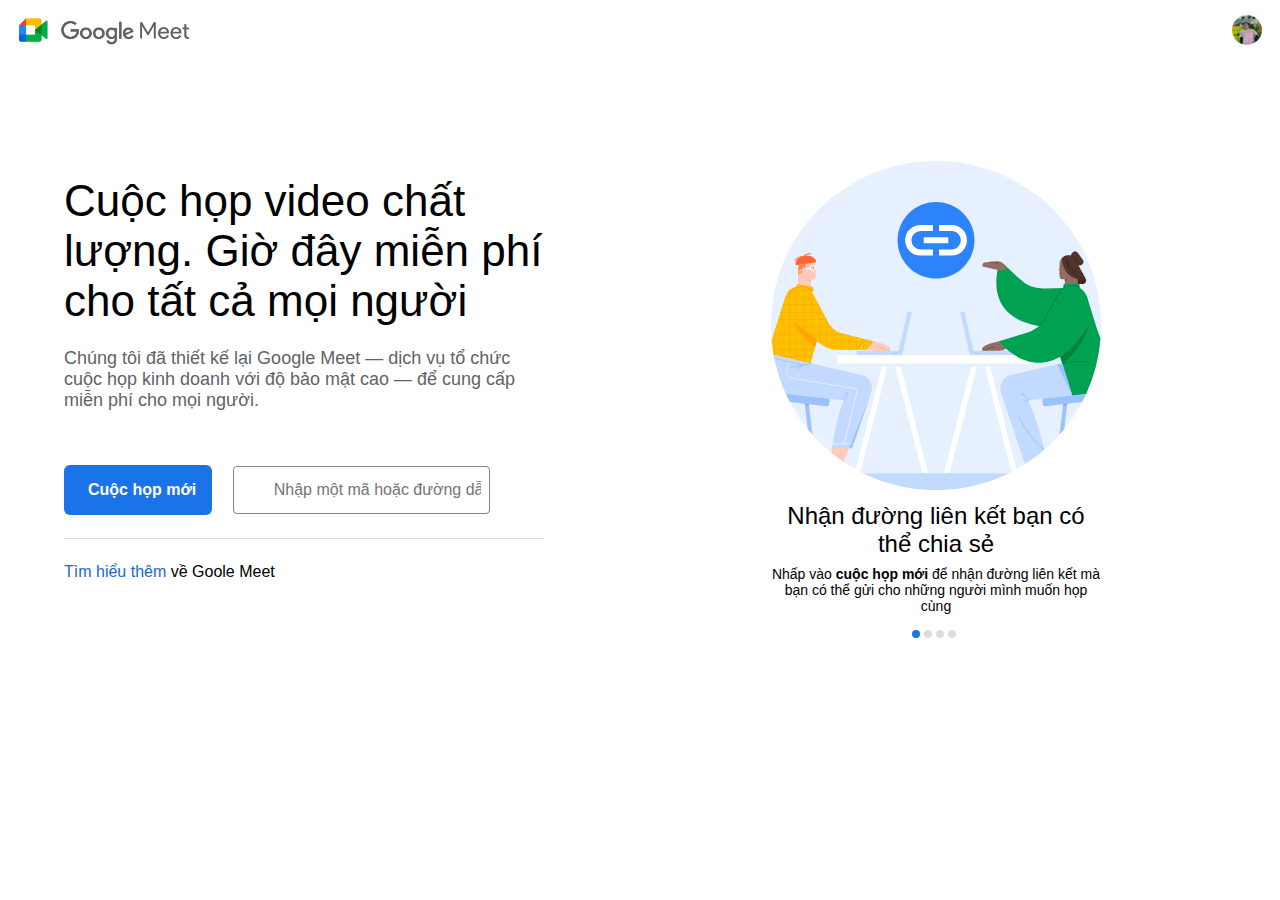
<file: index.html>
<!DOCTYPE html>
<html lang="en">
  <head>
    <meta charset="UTF-8" />
    <meta http-equiv="X-UA-Compatible" content="IE=edge" />
    <meta name="viewport" content="width=device-width, initial-scale=1.0" />
    <title>Google Meet</title>
    <link
      href="https://kit-pro.fontawesome.com/releases/v5.15.4/css/pro.min.css"
      rel="stylesheet"
    />
    <link rel="icon" href="images/logo_meet_2020q4_color_2x_web_96dp.png" />
    <link rel="stylesheet" href="styles/reset.css" />
    <link rel="stylesheet" href="styles/common.css" />
    <link rel="stylesheet" href="styles/main.css" />
  </head>
  <body>
    <header>
      <a href="#" class="logo">
        <img src="images/header-logo.png" alt="" />
      </a>
      <p class="timer"></p>
      <ul class="selection-list">
        <li class="selection-item">
          <a href="#" id="helps"><i class="far fa-question-circle"></i></a>
          <ul class="dropdown-menu">
            <li class="dropdown-item"><a href="#">Trợ giúp</a></li>
            <li class="dropdown-item"><a href="#">Điều khoản và dịch vụ</a></li>
            <li class="dropdown-item">
              <a href="#">Chính sách và quyền riêng tư</a>
            </li>
            <li class="dropdown-item">
              <a href="#">Bản tóm tắt điều khoản</a>
            </li>
          </ul>
        </li>
        <li class="selection-item">
          <a href="#" id="exclamation"
            ><i class="far fa-comment-alt-exclamation"></i
          ></a>
        </li>
        <li class="selection-item">
          <a href="#"><i class="far fa-cog" id="setting"></i></a>
        </li>
        <li class="selection-item">
          <a href="#"><i class="far fa-bars"></i></a>
        </li>
        <li class="selection-item">
          <a href="#">
            <img
              src="images/151348915_1331494193901484_3486946488719962294_n.jpg"
              alt="avt"
            />
          </a>
        </li>
      </ul>
    </header>

    <section>
      <div class="section-left">
        <h1>
          Cuộc họp video chất lượng. Giờ đây miễn phí cho tất cả mọi người
        </h1>
        <h3>
          Chúng tôi đã thiết kế lại Google Meet — dịch vụ tổ chức cuộc họp kinh
          doanh với độ bảo mật cao — để cung cấp miễn phí cho mọi người.
        </h3>
        <div class="control-wrapper">
          <div class="create-meet">
            <button class="primary-btn" id="create-meet">
              <i class="far fa-video-plus"></i><span>Cuộc họp mới</span>
            </button>
            <ul class="option-list">
              <li class="option-item">
                <a href="#" id="later-meet-btn">
                  <i class="fal fa-link"></i>
                  <span>Tạo một cuộc họp để sử dụng sau</span>
                </a>
              </li>
              <li class="option-item">
                <a href="./meet.html">
                  <i class="far fa-plus"></i>
                  <span>Bắt đầu một cuộc họp tức thì</span>
                </a>
              </li>
              <li class="option-item">
                <a href="#">
                  <i class="far fa-calendar"></i>
                  <span>Lịch biểu trong Lịch Google</span>
                </a>
              </li>
            </ul>
          </div>
          <div class="input-wrapper">
            <i class="fas fa-keyboard"></i>
            <input
              type="text"
              placeholder="Nhập một mã hoặc đường dẫn"
              id="input-id"
            />
            <button class="primary-text" id="join-btn">Tham gia</button>
          </div>
        </div>

        <p class="research-more"><a href="#">Tìm hiểu thêm</a> về Goole Meet</p>
      </div>
      <div class="section-right">
        <div class="slide-container">
          <button id="leftBtn" disabled>
            <i class="fas fa-chevron-left"></i>
          </button>
          <button id="rightBtn"><i class="fas fa-chevron-right"></i></button>
          <ul class="slide-list">
            <li class="slide-item active">
              <img
                src="images/user_edu_get_a_link_light_90698cd7b4ca04d3005c962a3756c42d.svg"
                alt=""
              />
              <h3>Nhận đường liên kết bạn có thể chia sẻ</h3>
              <p>
                Nhấp vào <strong>cuộc họp mới</strong> để nhận đường liên kết mà
                bạn có thể gửi cho những người mình muốn họp cùng
              </p>
            </li>
            <li class="slide-item">
              <img
                src="images/user_edu_brady_bunch_light_81fa864771e5c1dd6c75abe020c61345.svg"
                alt=""
              />
              <h3>Xem mọi người cùng lúc</h3>
              <p>
                Để thấy nhiều người hơn cùng một lúc, hãy chuyển tới phần Thay
                đổi bố cục trong trình đơn Tùy chọn khác
              </p>
            </li>
            <li class="slide-item">
              <img
                src="images/user_edu_scheduling_light_b352efa017e4f8f1ffda43e847820322.svg"
                alt=""
              />
              <h3>Lên kế hoạch trước</h3>
              <p>
                Nhấp vào <strong>cuộc họp mới</strong> để lên lịch cuộc họp
                trong Lịch Google và gửi lời mời cho người tham gia
              </p>
            </li>
            <li class="slide-item">
              <img
                src="images/user_edu_safety_light_e04a2bbb449524ef7e49ea36d5f25b65.svg"
                alt=""
              />
              <h3>Cuộc họp của bạn được bảo vệ an toàn</h3>
              <p>
                Không ai có thể tham gia cuộc họp trừ khi người tổ chức mời hoặc
                cho phép
              </p>
            </li>
          </ul>
          <div class="sign">
            <div class="active"></div>
            <div></div>
            <div></div>
            <div></div>
          </div>
        </div>
      </div>
    </section>

    <div class="modal">
      <div class="overlay"></div>
      <form class="feedback">
        <h1>Gửi phản hồi</h1>
        <textarea
          style="resize: none"
          name="feed-back"
          id="feed-back"
          placeholder="Bạn có ý kiến? Chúng tôi luôn hoan nghênh, nhưng vui lòng không chia sẻ thông tin nhạy cảm. Bạn có câu hỏi? Hãy thử xem thông tin trợ giúp hoặc liên hệ với nhóm hỗ trợ."
        ></textarea>
        <input type="checkbox" name="attack-img" id="attack-img" />
        <label for="attack-img">Gửi kèm ảnh chụp màn hình</label>
        <div class="screen-capture"></div>
        <div class="terms">
          Nếu bạn muốn yêu cầu thay đổi nội dung vì lý do pháp lý, hãy truy cập
          <a href="#">trang Trợ giúp pháp lý</a>. Một số
          <a href="#">thông tin tài khoản và hệ thống</a> có thể được gửi đến
          Google. Chúng tôi sẽ sử dụng thông tin bạn cung cấp để giúp giải quyết
          các vấn đề kỹ thuật và để cải thiện các dịch vụ theo
          <a href="#">Chính sách quyền riêng tư</a> và
          <a href="#">Điều khoản dịch vụ</a> của chúng tôi.
        </div>
        <div class="control">
          <button onclick="closeModal()">HỦY</button>
          <button class="primary-text" onclick="closeModal()">GỬI</button>
        </div>
      </form>
      <div class="wrapper-setting">
        <div class="setting">
          <div class="setting-left">
            <h1>Cài đặt</h1>
            <ul class="setting-list">
              <li class="setting-item">
                <i class="fal fa-speaker"></i> <span>Âm thanh</span>
              </li>
              <li class="setting-item">
                <i class="far fa-video"></i> <span>Video</span>
              </li>
              <li class="setting-item active">
                <i class="fal fa-cog"></i> <span>Cài đặt chung</span>
              </li>
            </ul>
          </div>
          <div class="setting-right">
            <button class="close btn" onclick="closeSetting()">
              <i class="fal fa-times"></i>
            </button>
            <form action="">
              <input
                type="checkbox"
                name="annouce-diagnostic"
                id="annouce-diagnostic"
              />
              <label for="annouce-diagnostic"
                >Báo cáo thông tin chuẩn đoán bổ sung để giúp cải tiến sản phẩm
                này</label
              >
            </form>
          </div>
        </div>
      </div>
      <div class="later-meet">
        <div class="later-meet-top">
          <h3>Đây là đường liên kết đến cuộc họp của bạn</h3>
          <button class="close-btn" onclick="closeLaterMeet()">
            <i class="far fa-times"></i>
          </button>
        </div>
        <p>
          Hãy sao chép đường liên kết này rồi gửi tới những người mà bạn muốn
          họp cùng. Bạn nhớ lưu lại đường liên kết để có thể sử dụng sau.
        </p>
        <div class="generated-link">
          <span>meet.google.com/rdv-hecy-sqv</span
          ><button>
            <i class="far fa-copy"></i>
          </button>
        </div>
      </div>
    </div>
    <script src="scripts/app.js"></script>
  </body>
</html>
</file>
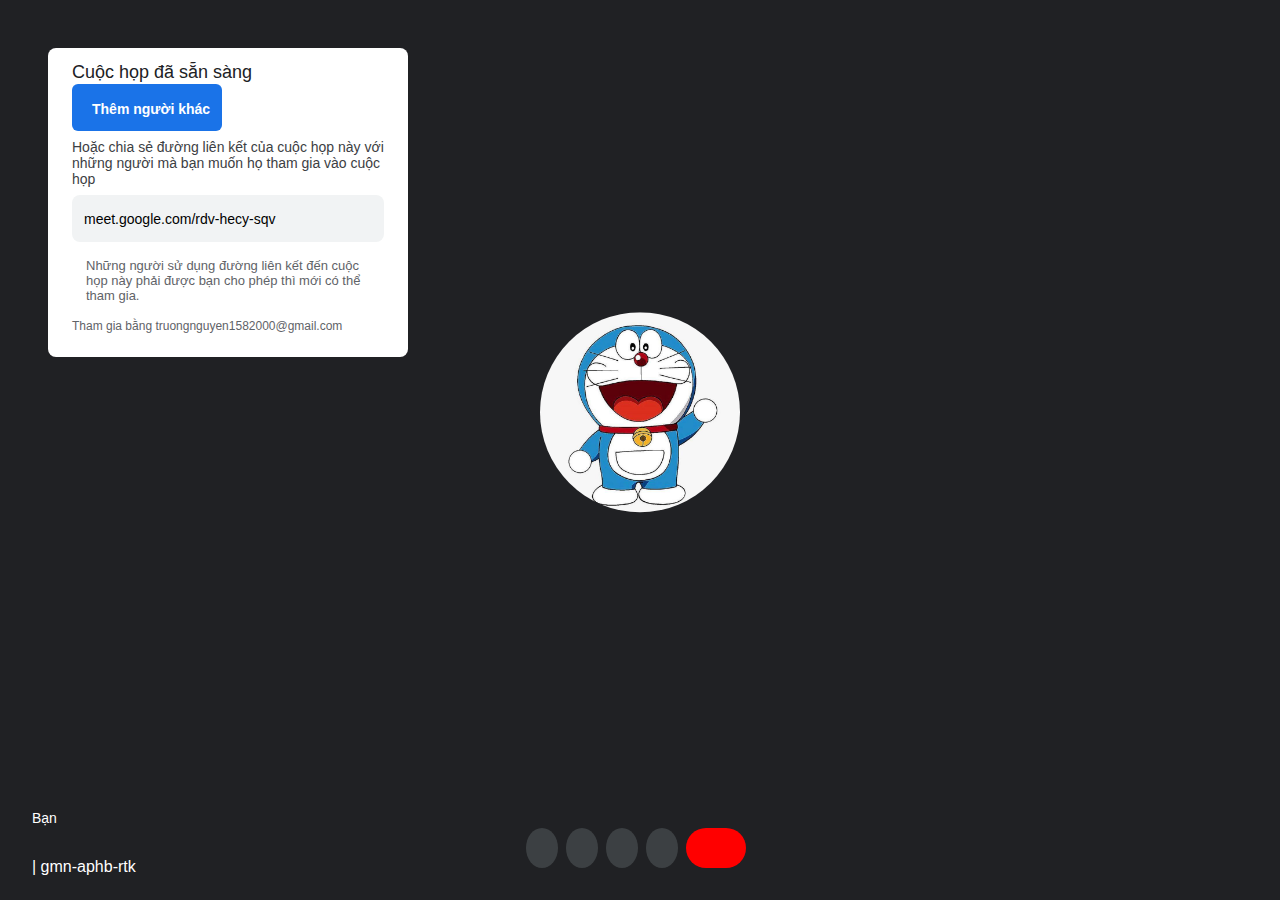
<file: meet.html>
<!DOCTYPE html>
<html lang="en">
  <head>
    <meta charset="UTF-8" />
    <meta http-equiv="X-UA-Compatible" content="IE=edge" />
    <meta name="viewport" content="width=device-width, initial-scale=1.0" />
    <link rel="icon" href="images/logo_meet_2020q4_color_2x_web_96dp.png" />
    <title>Meet</title>
    <link rel="stylesheet" href="styles/reset.css" />
    <link rel="stylesheet" href="styles/common.css" />
    <link rel="stylesheet" href="styles/main.css" />
    <link
      href="https://kit-pro.fontawesome.com/releases/v5.15.4/css/pro.min.css"
      rel="stylesheet"
    />
  </head>
  <body>
    <div class="wrapper">
      <div class="invite-box">
        <div class="invite-box-top">
          <h2>Cuộc họp đã sẵn sàng</h2>
          <button class="circle-btn" onclick="closeInviteBox()">
            <i class="fal fa-times"></i>
          </button>
        </div>
        <div class="invite-box-bottom">
          <button class="primary-btn">
            <i class="far fa-user-plus"></i><span>Thêm người khác</span>
          </button>
          <p class="guide-info">
            Hoặc chia sẻ đường liên kết của cuộc họp này với những người mà bạn
            muốn họ tham gia vào cuộc họp
          </p>
          <div class="generated-link">
            <span>meet.google.com/rdv-hecy-sqv</span
            ><button>
              <i class="far fa-copy"></i>
            </button>
          </div>
          <div class="security-info">
            <i class="fas fa-shield-virus"></i>
            <p>
              Những người sử dụng đường liên kết đến cuộc họp này phải được bạn
              cho phép thì mới có thể tham gia.
            </p>
          </div>
          <p class="auth-info">Tham gia bằng truongnguyen1582000@gmail.com</p>
        </div>
      </div>

      <div class="left-bottom">
        <span class="current-user">Bạn</span>
        <div class="timer-and-id">
          <span class="timer"></span>
          | <span>gmn-aphb-rtk</span>
        </div>
      </div>

      <ul class="control-list">
        <li class="control-item">
          <button><i class="fas fa-microphone"></i></button>
        </li>
        <li class="control-item">
          <button><i class="fal fa-video"></i></button>
        </li>
        <li class="control-item">
          <button onclick="showOpts()">
            <i class="far fa-arrow-square-up"></i>
          </button>
          <ul class="present-opts">
            <h2>Trình bày</h2>
            <li class="option">
              <button>
                <i class="fal fa-tv-alt"></i
                ><span>Toàn bộ màn hình của bạn</span>
              </button>
            </li>
            <li class="option">
              <button>
                <i class="far fa-window-restore"></i><span>Một cửa sổ</span>
              </button>
            </li>
            <li class="option">
              <button>
                <i class="fas fa-window-maximize"></i>
                <div class="option-info">
                  <span>Một thẻ</span>
                  <p>Thích hợp nhất cho video và ảnh động</p>
                </div>
              </button>
            </li>
          </ul>
        </li>
        <li class="control-item">
          <button onclick="showMoreOpts()">
            <i class="fas fa-ellipsis-v"></i>
          </button>
          <ul class="present-opts" id="more-opts">
            <li class="option">
              <button>
                <i class="far fa-pen"></i>
                <div class="option-info">
                  <span>Bảng trắng</span>
                  <p>Mở Jam</p>
                </div>
              </button>
            </li>
            <li class="option">
              <button>
                <i class="fad fa-th-large"></i><span>Thay đổi bố cục</span>
              </button>
            </li>
            <li class="option">
              <button>
                <i class="fas fa-expand"></i>
                <span>Toàn màn hình</span>
              </button>
            </li>
            <li class="option">
              <button>
                <i class="fas fa-users-cog"></i>
                <span>Thay đổi nền</span>
              </button>
            </li>
            <li class="option">
              <button>
                <i class="fas fa-closed-captioning"></i>
                <span>Phụ đề</span>
              </button>
            </li>
            <hr />
            <li class="option">
              <button>
                <i class="fas fa-comment-alt-exclamation"></i>
                <span>Báo cáo sự cố</span>
              </button>
            </li>
            <li class="option">
              <button>
                <i class="fas fa-exclamation-circle"></i>
                <span>Báo cáo vi phạm</span>
              </button>
            </li>
            <li class="option">
              <button>
                <i class="fab fa-searchengin"></i>
                <span>Khắc phục sự cố và trợ giúp</span>
              </button>
            </li>
            <li class="option">
              <button>
                <i class="fas fa-cogs"></i>
                <span>Cài đặt</span>
              </button>
            </li>
          </ul>
        </li>
        <li class="control-item">
          <button><i class="fas fa-phone-alt"></i></button>
        </li>
      </ul>

      <ul class="info-list">
        <li class="info-item">
          <button class="circle-btn"><i class="far fa-info-circle"></i></button>
        </li>
        <li class="info-item">
          <button class="circle-btn">
            <i class="far fa-user-friends"></i>
          </button>
        </li>
        <li class="info-item">
          <button class="circle-btn">
            <i class="far fa-comment-alt-lines"></i>
          </button>
        </li>
        <li class="info-item">
          <button class="circle-btn"><i class="far fa-shapes"></i></button>
        </li>
        <li class="info-item">
          <button class="circle-btn">
            <i class="far fa-shield-check"></i>
          </button>
        </li>
      </ul>

      <div class="slide-box">
        <div class="slide-box-item slide-box-info">
          <div class="slide-box-top">
            <h2>Chi tiết về cuộc họp</h2>
            <button class="fal fa-times" onclick="closeSlideBox()"></button>
          </div>
          <h3>Thông tin về cách tham gia</h3>
          <p class="meet-link">https://meet.google.com/ccw-stvs-oaw</p>
          <button class="primary-text copy-link">
            <i class="fal fa-copy"></i
            ><span>Sao chép thông tin về cách tham gia</span>
          </button>
          <p class="gg-schedule-info">
            Số tệp đính kèm trong Lịch Google sẽ hiển thị ở đây
          </p>
        </div>
        <div class="slide-box-item slide-box-member">
          <div class="slide-box-top">
            <h2>Mọi người</h2>
            <button class="fal fa-times" onclick="closeSlideBox()"></button>
          </div>
          <div class="controls">
            <button>
              <i class="fas fa-microphone-slash"></i>
              <span>Đã tắt tiếng của tất cả</span>
            </button>
            <button>
              <i class="far fa-user-plus"></i>
              <span>Thêm người</span>
            </button>
            <button>
              <i class="fal fa-toggle-on"></i>
              <span>Bộ điều khiển của người tổ chức</span>
            </button>
          </div>
          <div class="input-wrapper">
            <i class="far fa-search"></i>
            <input type="text" placeholder="Tìm kiếm người" />
          </div>
          <h4>Trong cuộc gọi</h4>
          <div class="user-info">
            <img src="images/avt.jpg" alt="" />
            <div class="name-and-roll">
              <h3>Doraemon (Bạn)</h3>
              <p>Người tổ chức cuộc họp</p>
            </div>
            <i class="fas fa-microphone-slash"></i>
            <button class="fal fa-thumbtack"></button>
          </div>
        </div>
        <div class="slide-box-item slide-box-chat">
          <div class="slide-box-top">
            <h2>Tin nhắn trong cuộc gọi</h2>
            <button class="fal fa-times" onclick="closeSlideBox()"></button>
          </div>
          <div class="allow-chating">
            <span>Cho phép mọi người nhắn tin</span>
            <div class="switcher">
              <div></div>
            </div>
          </div>
          <div class="allow-chating tac">
            <span
              >Tin nhắn sẽ chỉ hiển thị với những người tham gia cuộc gọi và sẽ
              bị xóa khi cuộc gọi kết thúc.</span
            >
          </div>

          <div class="input-wrapper">
            <input
              type="text"
              placeholder="Gửi tin nhắn cho mọi người"
              id="chat-value"
            />
            <button id="send-chat">
              <i class="fas fa-paper-plane"></i>
            </button>
          </div>
        </div>
        <div class="slide-box-item slide-box-white-board">
          <div class="slide-box-top">
            <h2>Hoạt động</h2>
            <button class="fal fa-times" onclick="closeSlideBox()"></button>
          </div>
          <button class="open-white-board">
            <i class="fas fa-chalkboard"></i>
            <div class="white-board-info">
              <h4>Bảng trắng</h4>
              <p>Cùng nhau động não và phát thảo ý tưởng</p>
            </div>
          </button>
        </div>
        <div class="slide-box-item slide-box-secure">
          <div class="slide-box-top">
            <h2>An toàn cuộc họp</h2>
            <button class="fal fa-times" onclick="closeSlideBox()"></button>
          </div>
          <h3>Thông tin về cách tham gia</h3>
          <p class="meet-link">https://meet.google.com/ccw-stvs-oaw</p>
          <button class="primary-text copy-link">
            <i class="fal fa-copy"></i
            ><span>Sao chép thông tin về cách tham gia</span>
          </button>
          <p class="gg-schedule-info">
            Số tệp đính kèm trong Lịch Google sẽ hiển thị ở đây
          </p>
        </div>
      </div>

      <div class="status-muted">
        <i class="fas fa-microphone-slash"></i>
      </div>

      <div class="video-sharing">
        <div class="avt">
          <img src="images/avt.jpg" alt="" />
        </div>
      </div>
    </div>
    <script src="scripts/meet.js"></script>
  </body>
</html>
</file>
<file: styles/common.css>
body {
  font-family: Arial, Helvetica, sans-serif;
  overflow-x: hidden;
}

i {
  font-size: 20px;
}

button {
  cursor: pointer;
  outline: none;
  border: none;
  padding: 8px 16px;

  background-color: transparent;
  font-weight: 600;
}

button:disabled {
  color: #80868b;
}

button:disabled:hover {
  background-color: #fff;
}

button:hover {
  background-color: #ededed;
}

.primary-text {
  color: #4071d8;
}

.primary-btn {
  background-color: #1a73e8;
  color: #fff;
  padding: 16px;
  border-radius: 6px;
}

.primary-btn:hover {
  background-color: #1b66ca;
}

.generated-link {
  margin: 0 24px 24px;
  padding: 8px;
  display: flex;
  border-radius: 8px;
  align-items: center;
  justify-content: space-between;
  background-color: #f1f3f4;
}

.generated-link button {
  font-size: 20px;
  border-radius: 32px;
}

.circle-btn {
  border-radius: 50%;
}

.switcher {
  position: relative;
  width: 35px;
  height: 16px;
  background-color: #969898;
  border-radius: 50px;
  cursor: pointer;
}

.switcher.active div {
  transform: translateX(75%);
  background-color: #1a73e8;
}

.switcher.active {
  background-color: #93b8f4;
}

.switcher div {
  position: absolute;
  left: 1px;
  top: -1px;
  height: 110%;
  width: 18px;
  border-radius: 50%;
  background-color: #fff;
  transition: all 0.3s linear;
}

.tac {
  text-align: center;
}
</file>
<file: styles/main.css>
header {
  display: -webkit-box;
  display: -ms-flexbox;
  display: flex;
  -webkit-box-align: center;
      -ms-flex-align: center;
          align-items: center;
  height: 64px;
  padding: 8px 16px;
}

header .logo {
  width: 177px;
  margin-right: auto;
}

header .timer {
  color: #5f6368;
  font-size: 18px;
  margin-right: 16px;
}

header .selection-list {
  display: -webkit-box;
  display: -ms-flexbox;
  display: flex;
  -webkit-box-align: center;
      -ms-flex-align: center;
          align-items: center;
}

header .selection-item {
  position: relative;
  border-radius: 50%;
}

header .selection-item a {
  display: block;
  color: #5f6368;
  padding: 12px;
  border-radius: 50%;
}

header .selection-item a:hover {
  background-color: #f5f5f5;
}

header .selection-item:hover {
  background-color: #f5f5f5;
}

header .selection-item .dropdown-menu {
  display: none;
  padding: 16px 0;
  -webkit-box-shadow: 0 0 1px 1px #ededed;
          box-shadow: 0 0 1px 1px #ededed;
  border-radius: 16px;
  position: absolute;
  top: 100%;
  right: 0;
  width: 256px;
  overflow: hidden;
  -webkit-animation: zoomOut 0.3s forwards;
          animation: zoomOut 0.3s forwards;
  -webkit-transform-origin: top right;
          transform-origin: top right;
  z-index: 99;
  background-color: #fff;
}

header .selection-item .dropdown-menu.show {
  display: block;
}

@-webkit-keyframes zoomOut {
  from {
    -webkit-transform: scale(50%);
            transform: scale(50%);
  }
  to {
    -webkit-transform: scale(100%);
            transform: scale(100%);
  }
}

@keyframes zoomOut {
  from {
    -webkit-transform: scale(50%);
            transform: scale(50%);
  }
  to {
    -webkit-transform: scale(100%);
            transform: scale(100%);
  }
}

header .selection-item .dropdown-item a {
  font-size: 15px;
  color: #222;
  border-radius: 0;
}

header .selection-item i {
  font-size: 20px;
  color: #5f6368;
}

header .selection-item:nth-child(4) {
  margin-left: 24px;
}

header .selection-item:last-child {
  margin-left: 8px;
}

header .selection-item:last-child img {
  width: 30px;
  height: 30px;
  border-radius: 50px;
}

header .selection-item:last-child a {
  padding: 2px;
}

.modal {
  display: none;
}

.modal .overlay {
  position: fixed;
  top: 0;
  left: 0;
  right: 0;
  bottom: 0;
  background-color: rgba(0, 0, 0, 0.418);
}

.modal .feedback {
  display: none;
  width: 360px;
  position: absolute;
  top: 50%;
  left: 50%;
  -webkit-transform: translate(-50%, -50%);
          transform: translate(-50%, -50%);
  background-color: #fff;
}

.modal .feedback h1 {
  font-weight: 100;
  padding: 16px;
  font-size: 20px;
  color: #fff;
  background-color: #546e7a;
}

.modal .feedback textarea {
  width: 100%;
  height: 107px;
  font-size: 16px;
  font-family: Arial, Helvetica, sans-serif;
  padding: 18px 16px 0;
  margin-bottom: 8px;
  border: none;
  outline: none;
}

.modal .feedback input {
  margin-left: 8px;
}

.modal .feedback .label {
  font-size: 14px;
  color: #000;
}

.modal .feedback .screen-capture {
  height: 143px;
}

.modal .feedback .terms {
  padding: 0 16px 12px;
  font-size: 12px;
  color: #616161;
  line-height: 20px;
  border-bottom: 1px solid #ededed;
}

.modal .feedback .control {
  height: 56px;
  padding: 4px;
  display: -webkit-box;
  display: -ms-flexbox;
  display: flex;
  -webkit-box-pack: end;
      -ms-flex-pack: end;
          justify-content: flex-end;
  -webkit-box-align: center;
      -ms-flex-align: center;
          align-items: center;
}

.modal .wrapper-setting {
  display: none;
}

.modal .setting {
  display: -webkit-box;
  display: -ms-flexbox;
  display: flex;
  position: absolute;
  top: 50%;
  left: 50%;
  -webkit-transform: translate(-50%, -50%);
          transform: translate(-50%, -50%);
  width: 800px;
  height: 520px;
  background-color: #fff;
  border-radius: 12px;
  -webkit-animation: showUp 0.6s forwards;
          animation: showUp 0.6s forwards;
}

@-webkit-keyframes showUp {
  from {
    top: 60%;
    opacity: 0;
  }
  to {
    top: 50%;
    opacity: 1;
  }
}

@keyframes showUp {
  from {
    top: 60%;
    opacity: 0;
  }
  to {
    top: 50%;
    opacity: 1;
  }
}

.modal .setting-left {
  width: 35%;
  border-right: 1px solid #ededed;
}

.modal .setting-left h1 {
  font-size: 22px;
  margin: 24px;
  font-weight: 300;
}

.modal .setting-left .setting-list {
  margin-right: 8px;
}

.modal .setting-left .setting-item {
  font-size: 14px;
  padding: 16px;
  padding-left: 24px;
  border-top-right-radius: 40px;
  border-bottom-right-radius: 40px;
  cursor: pointer;
}

.modal .setting-left .setting-item:hover {
  background-color: #f9f9f9;
}

.modal .setting-left .setting-item i {
  margin-right: 8px;
  font-size: 20px;
}

.modal .setting-left .setting-item.active {
  color: #1967d2;
  background-color: #e8f0fe;
  font-weight: bold;
}

.modal .setting-left .setting-item.active i {
  font-weight: normal;
}

.modal .setting-right {
  padding: 8px;
}

.modal .setting-right button {
  display: -webkit-box;
  display: -ms-flexbox;
  display: flex;
  margin-left: auto;
  border-radius: 50%;
  padding: 12px 16px;
}

.modal .setting-right button i {
  font-size: 20px;
}

.modal .setting-right button:hover {
  background-color: transparent;
}

.modal .setting-right button:active {
  background-color: #ededed;
}

.modal .setting-right form {
  padding: 36px 24px 0;
}

.modal .later-meet {
  display: none;
  width: 400px;
  position: absolute;
  top: 50%;
  left: 50%;
  -webkit-transform: translate(-50%, -50%);
          transform: translate(-50%, -50%);
  background-color: #fff;
  border-radius: 8px;
}

.modal .later-meet .later-meet-top {
  padding: 24px 24px 20px;
  display: -webkit-box;
  display: -ms-flexbox;
  display: flex;
}

.modal .later-meet .later-meet-top h3 {
  font-size: 16px;
  font-weight: 600;
}

.modal .later-meet .later-meet-top button {
  padding: 14px 16px;
  -webkit-transform: translate(30%, -30%);
          transform: translate(30%, -30%);
  border-radius: 32px;
}

.modal .later-meet .later-meet-top button:hover {
  background-color: transparent;
}

.modal .later-meet .later-meet-top button:active {
  background-color: #ededed;
}

.modal .later-meet .later-meet-top i {
  font-size: 20px;
}

.modal .later-meet p {
  padding: 0 24px;
  color: #5f6368;
  font-size: 15px;
  margin-bottom: 12px;
}

.active-feedback {
  display: block;
}

.active-feedback .feedback {
  display: block;
}

.active-setting {
  display: block;
}

.active-setting .wrapper-setting {
  display: block;
}

.active-later-meet {
  display: -webkit-box;
  display: -ms-flexbox;
  display: flex;
  -webkit-box-pack: center;
      -ms-flex-pack: center;
          justify-content: center;
  -webkit-box-align: center;
      -ms-flex-align: center;
          align-items: center;
  display: block;
}

.active-later-meet .later-meet {
  display: block;
}

section {
  display: -webkit-box;
  display: -ms-flexbox;
  display: flex;
}

section .section-left {
  margin-top: 96px;
  margin-left: 16px;
  padding: 16px 48px;
  width: 45%;
}

section .section-left h1 {
  font-size: 44px;
  font-weight: 100;
  padding-bottom: 22px;
}

section .section-left h3 {
  padding-bottom: 54px;
  font-size: 18px;
  color: #5f6368;
  font-weight: 100;
  width: 480px;
}

section .section-left .create-meet {
  display: inline-block;
  margin-right: 16px;
  position: relative;
}

section .section-left .create-meet .option-list {
  display: none;
  width: 334px;
  border-radius: 6px;
  padding: 8px 0;
  position: absolute;
  top: 0;
  left: 0;
  background-color: #fff;
  -webkit-box-shadow: 0 0 6px 2px #c2c2c2;
          box-shadow: 0 0 6px 2px #c2c2c2;
  z-index: 2;
  -webkit-animation: scaleUp 0.3s forwards;
          animation: scaleUp 0.3s forwards;
  -webkit-transform-origin: top left;
          transform-origin: top left;
}

section .section-left .create-meet .option-list.active {
  display: block;
}

@-webkit-keyframes scaleUp {
  from {
    -webkit-transform: scale(0.7);
            transform: scale(0.7);
    opacity: 0;
  }
  to {
    -webkit-transform: scale(1);
            transform: scale(1);
    opacity: 1;
  }
}

@keyframes scaleUp {
  from {
    -webkit-transform: scale(0.7);
            transform: scale(0.7);
    opacity: 0;
  }
  to {
    -webkit-transform: scale(1);
            transform: scale(1);
    opacity: 1;
  }
}

section .section-left .create-meet .option-list .option-item a {
  display: inline-block;
  width: 100%;
  padding: 16px;
  font-size: 16px;
  color: #000;
}

section .section-left .create-meet .option-list .option-item a i {
  padding-right: 16px;
}

section .section-left .create-meet .option-list .option-item a:hover {
  background-color: #f5f5f5;
}

section .section-left button {
  -webkit-box-align: center;
      -ms-flex-align: center;
          align-items: center;
  font-size: 16px;
}

section .section-left button i {
  font-size: 16px;
  margin-right: 8px;
}

section .section-left .control-wrapper {
  border-bottom: 1px solid #dbdbdb;
}

section .section-left .input-wrapper {
  display: inline-block;
  position: relative;
  margin-bottom: 24px;
}

section .section-left .input-wrapper i {
  position: absolute;
  top: 50%;
  left: 10px;
  -webkit-transform: translateY(-50%);
          transform: translateY(-50%);
}

section .section-left .input-wrapper input {
  font-size: 16px;
  height: 48px;
  outline: none;
  padding: 8px 8px 8px 40px;
  border-radius: 4px;
  border: 1px solid #80868b;
}

section .section-left .input-wrapper button {
  display: none;
  padding: 14px 8px;
  border-radius: 6px;
}

section .section-left .input-wrapper button:hover {
  background-color: #f6fafe;
}

section .section-left .research-more {
  margin-top: 24px;
}

section .section-left .research-more a {
  color: #1967d2;
}

section .section-right {
  margin-top: 96px;
  width: 55%;
  display: -webkit-box;
  display: -ms-flexbox;
  display: flex;
  -webkit-box-pack: center;
      -ms-flex-pack: center;
          justify-content: center;
  -webkit-box-align: center;
      -ms-flex-align: center;
          align-items: center;
}

section .section-right .slide-container {
  position: relative;
  width: 410px;
  display: -webkit-box;
  display: -ms-flexbox;
  display: flex;
  -webkit-box-orient: vertical;
  -webkit-box-direction: normal;
      -ms-flex-direction: column;
          flex-direction: column;
  -webkit-box-align: center;
      -ms-flex-align: center;
          align-items: center;
}

section .section-right .slide-container button {
  position: absolute;
  top: 33%;
  right: 0;
  padding: 12px 16px;
  border-radius: 50%;
}

section .section-right .slide-container button:first-child {
  left: 0;
}

section .section-right .slide-container .slide-item {
  display: none;
  -webkit-box-orient: vertical;
  -webkit-box-direction: normal;
      -ms-flex-direction: column;
          flex-direction: column;
  -webkit-box-align: center;
      -ms-flex-align: center;
          align-items: center;
  width: 330px;
}

section .section-right .slide-container .slide-item.active {
  display: -webkit-box;
  display: -ms-flexbox;
  display: flex;
}

section .section-right .slide-container h3 {
  font-size: 24px;
  margin-top: 12px;
  text-align: center;
  font-weight: 100;
}

section .section-right .slide-container p {
  text-align: center;
  font-size: 14px;
  margin-top: 8px;
}

section .section-right .slide-container .sign {
  display: -webkit-box;
  display: -ms-flexbox;
  display: flex;
  margin-top: 16px;
}

section .section-right .slide-container .sign div {
  width: 8px;
  height: 8px;
  background-color: #dadce0;
  margin-right: 4px;
  border-radius: 4px;
}

section .section-right .slide-container .sign div.active {
  background-color: #1a73e8;
}

.wrapper {
  height: 100vh;
  width: 100%;
  background-color: #202124;
  position: relative;
}

.wrapper .invite-box {
  z-index: 2;
  width: 360px;
  background-color: #fff;
  position: absolute;
  top: 48px;
  left: 48px;
  border-radius: 8px;
}

.wrapper .invite-box-top {
  display: -webkit-box;
  display: -ms-flexbox;
  display: flex;
  -webkit-box-align: center;
      -ms-flex-align: center;
          align-items: center;
  -webkit-box-pack: justify;
      -ms-flex-pack: justify;
          justify-content: space-between;
  padding: 12px 12px 0 24px;
}

.wrapper .invite-box-top h2 {
  font-size: 18px;
  font-weight: normal;
  color: #202124;
}

.wrapper .invite-box-top button {
  color: #5f6368;
  padding: 12px 16px;
}

.wrapper .invite-box-top button i {
  font-size: 20px;
}

.wrapper .invite-box-bottom {
  padding: 0 24px 24px;
}

.wrapper .invite-box-bottom button {
  font-size: 14px;
  padding: 12px;
}

.wrapper .invite-box-bottom button i {
  margin-right: 8px;
}

.wrapper .invite-box-bottom .guide-info {
  font-size: 14px;
  color: #3c4043;
  margin-top: 8px;
}

.wrapper .invite-box-bottom .generated-link {
  font-size: 14px;
  margin: 0;
  padding: 0;
  margin-top: 8px;
  padding-left: 12px;
}

.wrapper .invite-box-bottom .security-info {
  display: -webkit-box;
  display: -ms-flexbox;
  display: flex;
  -webkit-box-align: start;
      -ms-flex-align: start;
          align-items: flex-start;
  margin: 16px 0;
}

.wrapper .invite-box-bottom .security-info p {
  font-size: 13px;
  color: #5f6368;
}

.wrapper .invite-box-bottom .security-info i {
  display: inline-block;
  padding: 4px 3px;
  margin-right: 8px;
  color: #4285f4;
  border-radius: 50%;
  background-color: #fff;
}

.wrapper .invite-box-bottom .auth-info {
  font-size: 12px;
  color: #5f6368;
}

.wrapper .left-bottom {
  position: absolute;
  left: 32px;
  bottom: 24px;
  color: #fff;
}

.wrapper .left-bottom .current-user {
  display: inline-block;
  margin-bottom: 32px;
  font-size: 14px;
}

.wrapper .control-list {
  z-index: 99;
  display: -webkit-box;
  display: -ms-flexbox;
  display: flex;
  position: absolute;
  bottom: 24px;
  left: 50%;
  -webkit-transform: translateX(-50%);
          transform: translateX(-50%);
  padding: 8px 0;
}

.wrapper .control-list .control-item {
  position: relative;
  margin-right: 8px;
}

.wrapper .control-list .control-item:last-child button {
  width: 60px;
  border-radius: 30px;
  background-color: red;
}

.wrapper .control-list .control-item:last-child button i {
  -webkit-transform: rotate(135deg);
          transform: rotate(135deg);
}

.wrapper .control-list .control-item:last-child button:hover {
  background-color: #ea5044;
}

.wrapper .control-list .control-item button {
  display: -webkit-box;
  display: -ms-flexbox;
  display: flex;
  -webkit-box-align: center;
      -ms-flex-align: center;
          align-items: center;
  -webkit-box-pack: center;
      -ms-flex-pack: center;
          justify-content: center;
  width: 40px;
  height: 40px;
  border-radius: 50%;
  background-color: #3c4043;
  position: relative;
  width: 100%;
}

.wrapper .control-list .control-item button:after {
  content: "";
  position: absolute;
  top: 45%;
  width: 0%;
  height: 1.5px;
  -webkit-transform: rotate(45deg);
          transform: rotate(45deg);
  background-color: #fff;
  -webkit-transition: all 0.3s ease-in-out;
  transition: all 0.3s ease-in-out;
}

.wrapper .control-list .control-item button.closed {
  background-color: red;
  position: relative;
}

.wrapper .control-list .control-item button.closed:after {
  width: 60%;
}

.wrapper .control-list .control-item button.closed:hover {
  background-color: #ea5044;
}

.wrapper .control-list .control-item button:hover {
  background-color: #434649;
}

.wrapper .control-list .control-item button i {
  font-size: 16px;
  color: #fff;
}

.wrapper .control-list .control-item .present-opts {
  display: none;
  position: absolute;
  bottom: 120%;
  left: 0;
  width: 300px;
  background-color: #fff;
  border-radius: 8px;
  overflow: hidden;
  -webkit-animation: scaleUp 0.3s forwards;
          animation: scaleUp 0.3s forwards;
  -webkit-transform-origin: bottom left;
          transform-origin: bottom left;
  padding: 8px 0;
}

.wrapper .control-list .control-item .present-opts.active {
  display: block;
}

.wrapper .control-list .control-item .present-opts h2 {
  font-size: 16px;
  color: #202124;
  padding: 16px;
}

.wrapper .control-list .control-item .present-opts .option button {
  display: -webkit-box;
  display: -ms-flexbox;
  display: flex;
  -webkit-box-pack: start;
      -ms-flex-pack: start;
          justify-content: flex-start;
  background-color: transparent;
  border-radius: unset;
}

.wrapper .control-list .control-item .present-opts .option button:hover {
  background-color: #f5f5f5;
}

.wrapper .control-list .control-item .present-opts .option button i {
  color: #5f6368;
  margin-right: 24px;
  font-size: 16px;
  width: 20px;
}

.wrapper .control-list .control-item .present-opts .option button span {
  font-size: 14px;
  font-weight: normal;
}

.wrapper .control-list .control-item .present-opts .option button .option-info {
  text-align: left;
}

.wrapper .control-list .control-item .present-opts .option p {
  font-size: 12px;
  font-weight: normal;
  color: #5f6368;
}

.wrapper .control-list .control-item .present-opts hr {
  display: block;
  height: 1px;
  border: 0;
  border-top: 1px solid #ededed;
  margin: 8px 0;
}

.wrapper .video-sharing {
  z-index: 1;
  position: absolute;
  top: 50%;
  left: 50%;
  -webkit-transform: translate(-50%, -55%);
          transform: translate(-50%, -55%);
  width: 80%;
  height: 85%;
  -webkit-transition: -webkit-transform 0.3s linear;
  transition: -webkit-transform 0.3s linear;
  transition: transform 0.3s linear;
  transition: transform 0.3s linear, -webkit-transform 0.3s linear;
}

.wrapper .video-sharing.resize {
  width: 70%;
  -webkit-transform: translate(-68%, -55%);
          transform: translate(-68%, -55%);
}

.wrapper .video-sharing .avt {
  z-index: 2;
  position: absolute;
  top: 50%;
  left: 50%;
  -webkit-transform: translate(-50%, -50%);
          transform: translate(-50%, -50%);
  width: 200px;
  height: 200px;
  border-radius: 50%;
  overflow: hidden;
}

.wrapper .status-muted {
  display: none;
  position: absolute;
  top: 24px;
  right: 24px;
}

.wrapper .status-muted.muted {
  display: block;
}

.wrapper .status-muted i {
  color: #fff;
  font-size: 12px;
}

.wrapper .info-list {
  display: -webkit-box;
  display: -ms-flexbox;
  display: flex;
  -webkit-box-align: center;
      -ms-flex-align: center;
          align-items: center;
  position: absolute;
  right: 24px;
  bottom: 24px;
}

.wrapper .info-list .info-item .active i {
  color: #8ab4f8;
}

.wrapper .info-list .info-item button {
  padding: 12px;
  color: #fff;
}

.wrapper .info-list .info-item button:hover {
  background-color: #5f6368;
}

.wrapper .info-list .info-item button:active i {
  color: #8ab4f8;
}

.wrapper .slide-box {
  z-index: 2;
  position: absolute;
  right: -30%;
  bottom: 80px;
  height: 88%;
  width: 360px;
  border-radius: 8px;
  padding: 16px;
  padding-left: 24px;
  background-color: #fff;
  overflow: hidden;
  -webkit-transition: all 0.3s linear;
  transition: all 0.3s linear;
}

.wrapper .slide-box.active {
  right: 16px;
}

.wrapper .slide-box .slide-box-item.slide-box-info {
  display: none;
}

.wrapper .slide-box .slide-box-item.slide-box-info.active {
  display: block;
}

.wrapper .slide-box .slide-box-item .slide-box-top {
  display: -webkit-box;
  display: -ms-flexbox;
  display: flex;
  -webkit-box-align: center;
      -ms-flex-align: center;
          align-items: center;
  -webkit-box-pack: justify;
      -ms-flex-pack: justify;
          justify-content: space-between;
  margin-bottom: 16px;
}

.wrapper .slide-box .slide-box-item .slide-box-top h2 {
  font-size: 18px;
  font-weight: normal;
}

.wrapper .slide-box .slide-box-item .slide-box-top button {
  font-size: 20px;
  border-radius: 50%;
  padding: 12px 14px;
  -webkit-transform: translateX(8px);
          transform: translateX(8px);
}

.wrapper .slide-box .slide-box-item h3 {
  font-size: 14px;
  font-weight: normal;
  margin-bottom: 8px;
}

.wrapper .slide-box .slide-box-item .meet-link {
  color: #5f6368;
  margin-bottom: 8px;
  font-size: 14px;
}

.wrapper .slide-box .slide-box-item .copy-link {
  width: 110%;
  margin-left: -24px;
  display: -webkit-box;
  display: -ms-flexbox;
  display: flex;
  -webkit-box-align: center;
      -ms-flex-align: center;
          align-items: center;
  padding: 8px;
  padding-left: 24px;
  margin-bottom: 24px;
  font-size: 14px;
}

.wrapper .slide-box .slide-box-item .copy-link:active {
  background-color: #e4effc;
}

.wrapper .slide-box .slide-box-item .copy-link i {
  margin-right: 8px;
}

.wrapper .slide-box .slide-box-item .gg-schedule-info {
  margin-top: 32px;
  font-size: 14px;
  text-align: center;
  color: #686c71;
  position: relative;
}

.wrapper .slide-box .slide-box-item .gg-schedule-info:before {
  content: "";
  position: absolute;
  bottom: 130%;
  left: -24px;
  width: 120%;
  height: 1px;
  background-color: #ededed;
}

.wrapper .slide-box .slide-box-item.slide-box-member {
  display: none;
}

.wrapper .slide-box .slide-box-item.slide-box-member.active {
  display: block;
}

.wrapper .slide-box .slide-box-item.slide-box-member .controls {
  display: -webkit-box;
  display: -ms-flexbox;
  display: flex;
  margin-bottom: 8px;
}

.wrapper .slide-box .slide-box-item.slide-box-member .controls button {
  display: -webkit-box;
  display: -ms-flexbox;
  display: flex;
  -webkit-box-orient: vertical;
  -webkit-box-direction: normal;
      -ms-flex-direction: column;
          flex-direction: column;
  -webkit-box-align: center;
      -ms-flex-align: center;
          align-items: center;
  border-radius: 8px;
}

.wrapper .slide-box .slide-box-item.slide-box-member .controls button i {
  color: #5f6368;
  margin-bottom: 16px;
}

.wrapper .slide-box .slide-box-item.slide-box-member .controls button span {
  font-size: 14px;
  font-weight: normal;
  color: #202124;
}

.wrapper .slide-box .slide-box-item.slide-box-member .input-wrapper {
  position: relative;
  margin-bottom: 16px;
}

.wrapper .slide-box .slide-box-item.slide-box-member .input-wrapper i {
  position: absolute;
  left: 16px;
  top: 50%;
  -webkit-transform: translateY(-50%);
          transform: translateY(-50%);
}

.wrapper .slide-box .slide-box-item.slide-box-member .input-wrapper input {
  width: 100%;
  padding: 16px 16px 16px 40px;
  border-radius: 8px;
  font-size: 16px;
  outline: none;
}

.wrapper .slide-box .slide-box-item.slide-box-member .input-wrapper input::-webkit-input-placeholder {
  font-size: 16px;
}

.wrapper .slide-box .slide-box-item.slide-box-member .input-wrapper input:-ms-input-placeholder {
  font-size: 16px;
}

.wrapper .slide-box .slide-box-item.slide-box-member .input-wrapper input::-ms-input-placeholder {
  font-size: 16px;
}

.wrapper .slide-box .slide-box-item.slide-box-member .input-wrapper input::placeholder {
  font-size: 16px;
}

.wrapper .slide-box .slide-box-item.slide-box-member .input-wrapper input:focus {
  border-radius: 8px;
  border: 2px solid #4285f4;
}

.wrapper .slide-box .slide-box-item.slide-box-member h4 {
  margin-bottom: 16px;
}

.wrapper .slide-box .slide-box-item.slide-box-member .user-info {
  display: -webkit-box;
  display: -ms-flexbox;
  display: flex;
  -webkit-box-align: center;
      -ms-flex-align: center;
          align-items: center;
}

.wrapper .slide-box .slide-box-item.slide-box-member .user-info img {
  width: 40px;
  height: 40px;
  border-radius: 50%;
  margin-right: 16px;
}

.wrapper .slide-box .slide-box-item.slide-box-member .user-info .name-and-roll {
  margin-right: auto;
}

.wrapper .slide-box .slide-box-item.slide-box-member .user-info .name-and-roll h3 {
  font-size: 14px;
  margin-bottom: 0;
}

.wrapper .slide-box .slide-box-item.slide-box-member .user-info .name-and-roll p {
  font-size: 12px;
  color: #5f6368;
}

.wrapper .slide-box .slide-box-item.slide-box-member .user-info i,
.wrapper .slide-box .slide-box-item.slide-box-member .user-info button {
  color: #5f6368;
  font-size: 20px;
  margin-left: 8px;
}

.wrapper .slide-box .slide-box-item.slide-box-member .user-info button {
  border-radius: 50%;
  padding: 14px 16px;
}

.wrapper .slide-box .slide-box-item.slide-box-chat {
  display: none;
  -webkit-box-orient: vertical;
  -webkit-box-direction: normal;
      -ms-flex-direction: column;
          flex-direction: column;
  height: 100%;
}

.wrapper .slide-box .slide-box-item.slide-box-chat.active {
  display: -webkit-box;
  display: -ms-flexbox;
  display: flex;
}

.wrapper .slide-box .slide-box-item.slide-box-chat .allow-chating {
  display: -webkit-box;
  display: -ms-flexbox;
  display: flex;
  -webkit-box-align: center;
      -ms-flex-align: center;
          align-items: center;
  -webkit-box-pack: justify;
      -ms-flex-pack: justify;
          justify-content: space-between;
  padding: 12px;
  border-radius: 8px;
  background-color: #f1f3f4;
  margin-bottom: 24px;
}

.wrapper .slide-box .slide-box-item.slide-box-chat .allow-chating span {
  font-size: 12px;
}

.wrapper .slide-box .slide-box-item.slide-box-chat .input-wrapper {
  margin-top: auto;
  position: relative;
}

.wrapper .slide-box .slide-box-item.slide-box-chat .input-wrapper input {
  width: 100%;
  padding: 16px 8px 16px 24px;
  outline: none;
  border: none;
  background-color: #f1f3f4;
  border-radius: 32px;
}

.wrapper .slide-box .slide-box-item.slide-box-chat .input-wrapper button {
  position: absolute;
  right: 0;
  top: 50%;
  -webkit-transform: translateY(-50%);
          transform: translateY(-50%);
  cursor: pointer;
  border-radius: 50%;
  padding: 14px 16px;
}

.wrapper .slide-box .slide-box-item.slide-box-chat .input-wrapper button.active {
  color: #1a73e8;
}

.wrapper .slide-box .slide-box-item.slide-box-white-board {
  display: none;
}

.wrapper .slide-box .slide-box-item.slide-box-white-board.active {
  display: block;
}

.wrapper .slide-box .slide-box-item.slide-box-white-board .open-white-board {
  display: -webkit-box;
  display: -ms-flexbox;
  display: flex;
  -webkit-box-align: center;
      -ms-flex-align: center;
          align-items: center;
  padding: 24px 18px;
  border-radius: 8px;
}

.wrapper .slide-box .slide-box-item.slide-box-white-board .open-white-board i {
  margin-right: 24px;
}

.wrapper .slide-box .slide-box-item.slide-box-white-board .open-white-board .white-board-info {
  text-align: left;
}

.wrapper .slide-box .slide-box-item.slide-box-white-board .open-white-board .white-board-info h4 {
  font-size: 14px;
  font-weight: normal;
}

.wrapper .slide-box .slide-box-item.slide-box-white-board .open-white-board .white-board-info p {
  font-size: 12px;
  font-weight: normal;
}

.wrapper .slide-box .slide-box-item.slide-box-secure {
  display: none;
}

.wrapper .slide-box .slide-box-item.slide-box-secure.active {
  display: block;
}
/*# sourceMappingURL=main.css.map */
</file>
